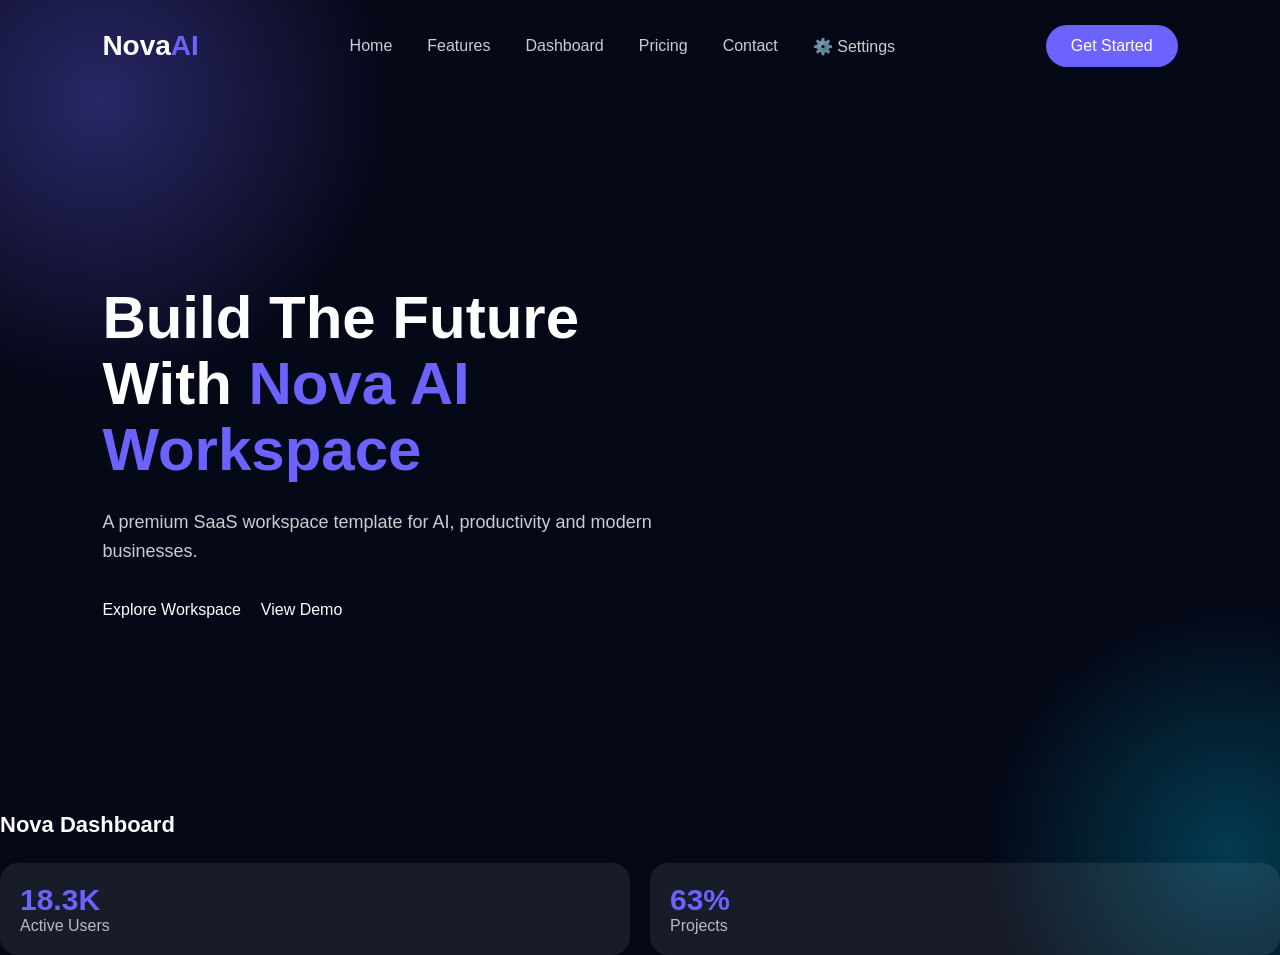
<file: index.html>
<!DOCTYPE html>
<html lang="en">

<head>
    <meta charset="UTF-8">
    <meta name="viewport" content="width=device-width, initial-scale=1.0">

    <title>Nova-AI-Workspace</title>

    <link rel="stylesheet" href="css/style.css">
</head>

<body>
<header class="navbar">

    <div class="logo">
        Nova<span>AI</span>
    </div>
<button class="menu-btn">
    ☰
</button>

    <nav>

        <a href="index.html">Home</a>

<a href="features.html">Features</a>

<a href="dashboard.html">Dashboard</a>

<a href="pricing.html">Pricing</a>

<a href="contact.html">Contact</a>

<a href="settings.html">⚙️ Settings</a>

    </nav>
<a href="#pricing" class="start-btn">
    Get Started
</a>
  </header>
  <section id="home" class="hero">

    <div class="hero-content">

        <h1>
            Build The Future With
            <span>Nova AI Workspace</span>
        </h1>


        <p>
            A premium SaaS workspace template
            for AI, productivity and modern businesses.
        </p>


        <div class="hero-buttons">

            <a href="#features" class="hero-btn primary-btn">
    Explore Workspace
            </a>

<a href="#dashboard" class="hero-btn secondary-btn">
    View Demo
</a>

        </div>


    </div>


  </section>
  


    <div class="dashboard-header">

        Nova Dashboard

    </div>



    <div class="dashboard-cards">


        <div class="mini-card">

            <h3>
                24.8K
            </h3>

            <p>
                Active Users
            </p>

        </div>



        <div class="mini-card">

            <h3>
                86%
            </h3>

            <p>
                Projects
            </p>

        </div>


    </div>



  </div>
<script src="js/main.js"></script>

</body>
    
</html>
</file>
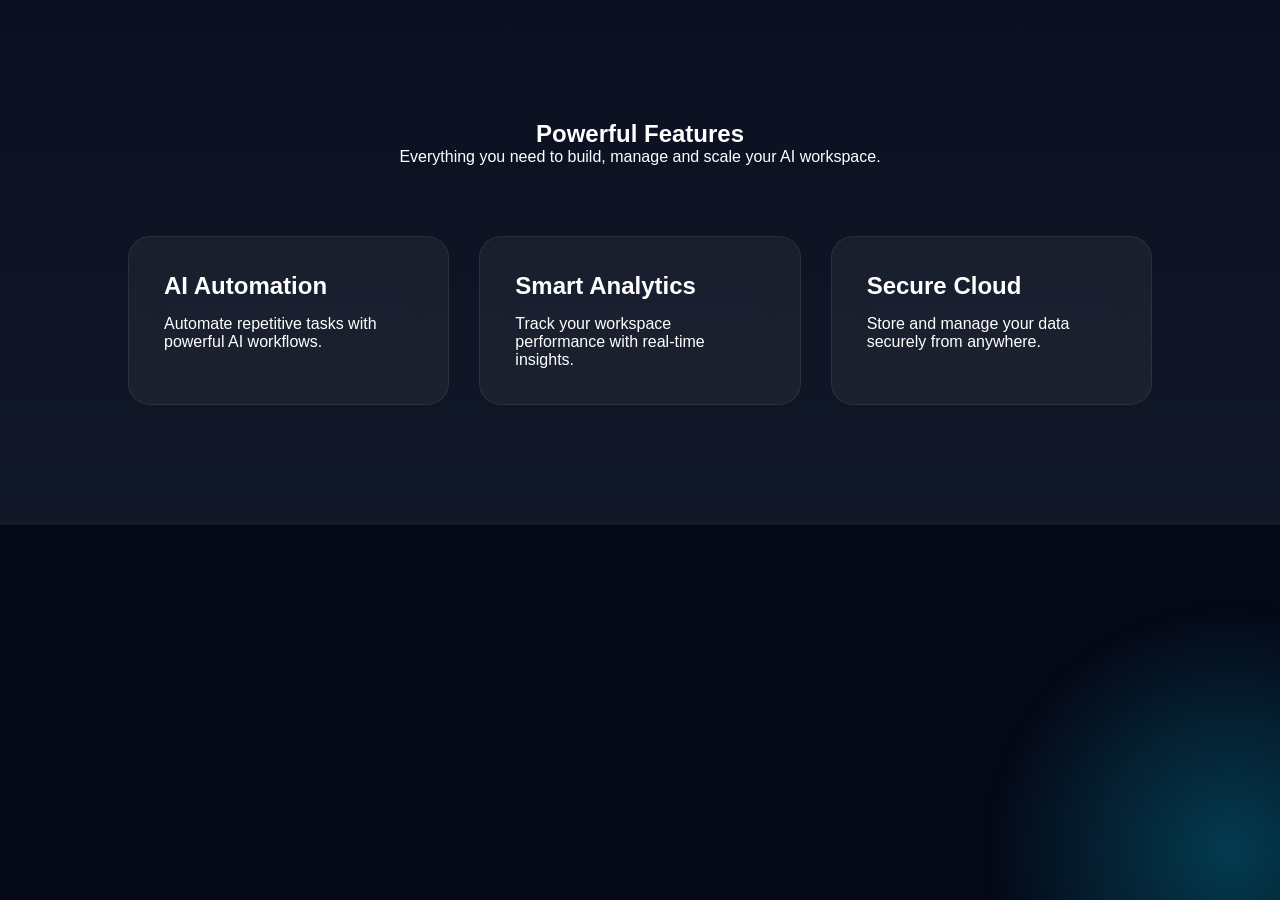
<file: features.html>
<!DOCTYPE html>
<html lang="en">

<head>
    <meta charset="UTF-8">
    <meta name="viewport" content="width=device-width, initial-scale=1.0">

    <title>Features - Nova AI Workspace</title>

    <link rel="stylesheet" href="css/style.css">
</head>

<body>


<section id="features" class="features">

    <div class="section-header">

        <h2>
            Powerful Features
        </h2>

        <p>
            Everything you need to build, manage and scale your AI workspace.
        </p>

    </div>


    <div class="features-grid">

        <div class="feature-card">

            <h3>
                AI Automation
            </h3>

            <p>
                Automate repetitive tasks with powerful AI workflows.
            </p>

        </div>


        <div class="feature-card">

            <h3>
                Smart Analytics
            </h3>

            <p>
                Track your workspace performance with real-time insights.
            </p>

        </div>


        <div class="feature-card">

            <h3>
                Secure Cloud
            </h3>

            <p>
                Store and manage your data securely from anywhere.
            </p>

        </div>


    </div>

</section>


</body>

  </html>
</file>
<file: css/style.css>
* {

    margin: 0;

    padding: 0;

    box-sizing: border-box;

}


body {

    font-family: Arial, sans-serif;

    background: #050816;

    color: white;

    min-height: 100vh;

}


a {

    text-decoration: none;

    color: white;

}


button {

    cursor: pointer;

    border: none;

}
.navbar {

    width: 100%;

    display: flex;

    justify-content: space-between;

    align-items: center;

    padding: 25px 8%;

    position: relative;

}


.logo {

    font-size: 28px;

    font-weight: bold;

}


.logo span {

    color: #6c63ff;

}


.navbar nav {

    display: flex;

    gap: 35px;

}


.navbar nav a {

    font-size: 16px;

    opacity: 0.8;

    transition: 0.3s;

}


.navbar nav a:hover {

    opacity: 1;

}


.start-btn {

    background: #6c63ff;

    color: white;

    padding: 12px 25px;

    border-radius: 30px;

    font-size: 16px;

    transition: 0.3s;

}


.start-btn:hover {

    transform: translateY(-3px);

    box-shadow: 0 10px 25px rgba(108,99,255,0.4);

}
.hero {

    min-height: 80vh;

    display: flex;

    justify-content: space-between;

    align-items: center;

    padding: 50px 8%;

}


.hero-content {

    max-width: 600px;

}


.hero-content h1 {

    font-size: 60px;

    line-height: 1.1;

    margin-bottom: 25px;

}


.hero-content h1 span {

    color: #6c63ff;

}


.hero-content p {

    font-size: 18px;

    opacity: 0.8;

    line-height: 1.6;

    margin-bottom: 35px;

}


.hero-buttons {

    display: flex;

    gap: 20px;

}


.hero-buttons button {

    padding: 15px 30px;

    border-radius: 30px;

    font-size: 16px;

    background: #6c63ff;

    color: white;

    transition: 0.3s;

}


.hero-buttons button:hover {

    transform: translateY(-5px);

    box-shadow: 0 15px 30px rgba(108,99,255,0.35);

  }
.dashboard-preview {

    width: 420px;

    padding: 25px;

    background: rgba(255,255,255,0.08);

    border-radius: 25px;

    backdrop-filter: blur(15px);

    border: 1px solid rgba(255,255,255,0.1);

    box-shadow: 0 20px 60px rgba(0,0,0,0.4);

}


.dashboard-header {

    font-size: 22px;

    font-weight: bold;

    margin-bottom: 25px;

}


.dashboard-cards {

    display: flex;

    gap: 20px;

}


.mini-card {

    flex: 1;

    background: rgba(255,255,255,0.08);

    padding: 20px;

    border-radius: 18px;

}


.mini-card h3 {

    font-size: 30px;

    color: #6c63ff;

}


.mini-card p {

    opacity: 0.7;

  }
body::before {

    content: "";

    position: fixed;

    top: -200px;

    left: -200px;

    width: 600px;

    height: 600px;

    background: radial-gradient(circle, rgba(108,99,255,0.35), transparent 70%);

    border-radius: 50%;

    animation: moveGlow 12s ease-in-out infinite;

    z-index: -1;

}


body::after {

    content: "";

    position: fixed;

    bottom: -200px;

    right: -200px;

    width: 500px;

    height: 500px;

    background: radial-gradient(circle, rgba(0,212,255,0.25), transparent 70%);

    border-radius: 50%;

    animation: moveGlow2 15s ease-in-out infinite;

    z-index: -1;

}


@keyframes moveGlow {

    0% {

        transform: translate(0, 0);

    }

    50% {

        transform: translate(150px, 100px);

    }

    100% {

        transform: translate(0, 0);

    }

}


@keyframes moveGlow2 {

    0% {

        transform: translate(0, 0);

    }

    50% {

        transform: translate(-120px, -80px);

    }

    100% {

        transform: translate(0, 0);

    }

  }
.features {

    padding: 120px 10%;

    background: linear-gradient(180deg, #0b1020, #111827);

        }
.section-header {

    text-align: center;

    margin-bottom: 70px;

    }
.features-grid {

    display: grid;

    grid-template-columns: repeat(auto-fit, minmax(280px, 1fr));

    gap: 30px;

                             }
.feature-card {

    background: rgba(255, 255, 255, 0.05);

    border: 1px solid rgba(255, 255, 255, 0.08);

    border-radius: 22px;

    padding: 35px;

    backdrop-filter: blur(18px);

    transition: all 0.35s ease;

}
.feature-card:hover {

    transform: translateY(-12px);

    border-color: #6c63ff;

    box-shadow: 0 20px 45px rgba(108, 99, 255, 0.35);

    }
.feature-card h3 {

    color: #ffffff;

    font-size: 1.5rem;

    margin-bottom: 15px;

}
/* Mobile Menu Button */

.menu-btn {
    display: none;
    background: transparent;
    border: none;
    color: white;
    font-size: 28px;
    cursor: pointer;
}
@media (max-width: 768px) {

    .menu-btn {
        display: block;
    }

                                 }
@media (max-width: 768px) {

    .navbar {
        position: relative;
    }


    nav {
        display: none;
        position: absolute;
        top: 70px;
        left: 20px;
        right: 20px;

        flex-direction: column;
        gap: 20px;

        padding: 30px;

        background: rgba(20, 20, 40, 0.8);
        backdrop-filter: blur(20px);

        border-radius: 25px;

        box-shadow:
        0 0 30px rgba(170, 0, 255, 0.8);

    }


    nav a {
        text-align: center;
    }


    .menu-btn {
        display: block;
    }

    }
@media (max-width: 768px) {

    .navbar {
        position: relative;
    }


    .menu-btn {
        display: block;
        position: absolute;
        left: 20px;
        top: 15px;

        background: transparent;
        border: none;
        color: white;

        font-size: 32px;
        z-index: 999;
    }


    nav {
        display: flex;

        position: fixed;
        top: 0;
        left: 0;

        width: 230px;
        height: 100vh;

        flex-direction: column;
        justify-content: center;
        gap: 25px;

        background: rgba(15,15,35,0.95);

        transform: translateX(-100%);

        transition: 0.5s ease;
        
    }


    nav.open {
    transform: translateX(0);

    box-shadow:
    0 0 40px rgba(170,0,255,0.8);
                         }
    
    }
</file>
